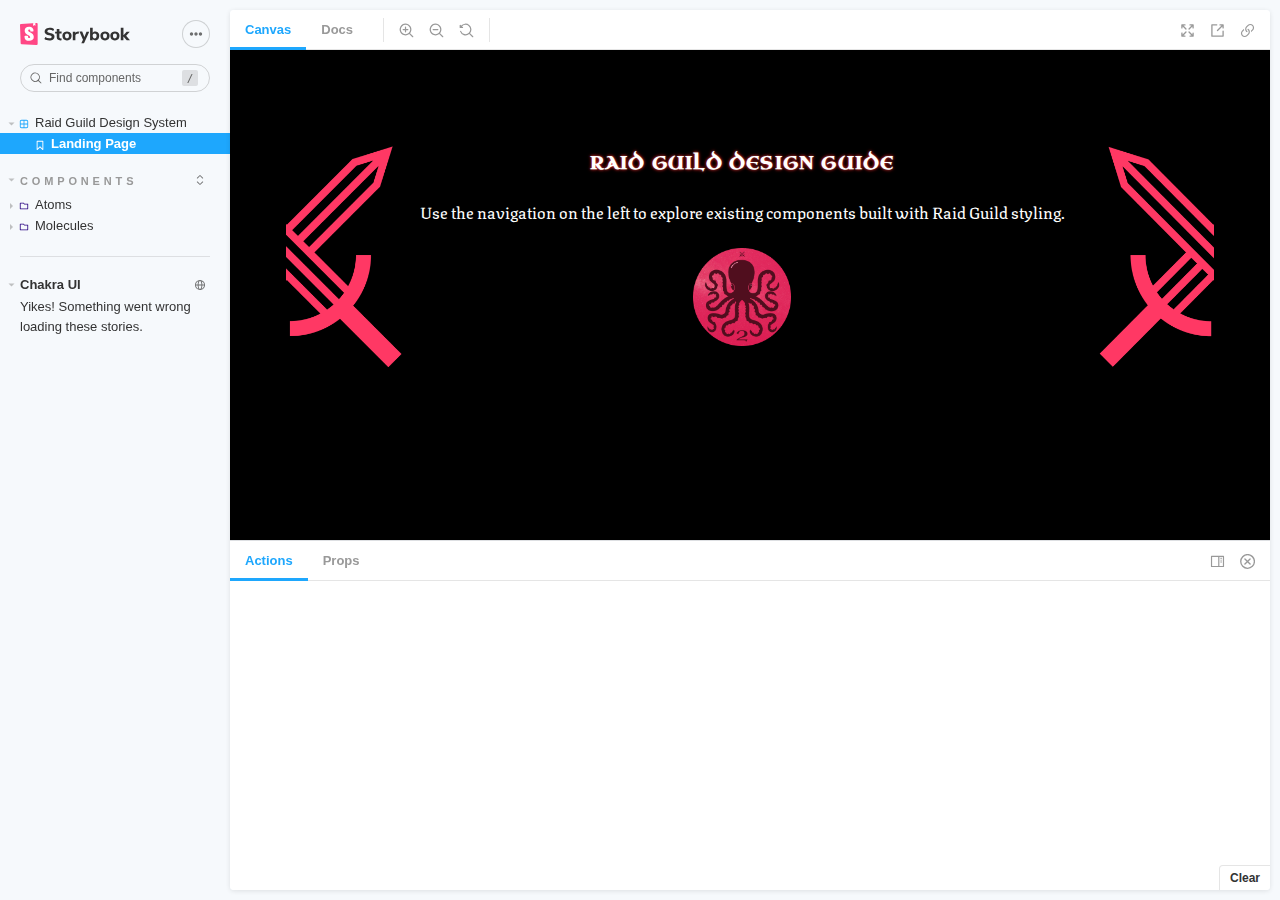
<file: index.html>
<!doctype html><html lang="en"><head><meta charset="utf-8"/><title>Storybook</title><meta name="viewport" content="width=device-width,initial-scale=1"/><style>html, body {
    overflow: hidden;
    height: 100%;
    width: 100%;
    margin: 0;
    padding: 0;
  }

  * {
    box-sizing: border-box;
  }</style><script>/* globals window */
  /* eslint-disable no-underscore-dangle */
  try {
    if (window.top !== window) {
      window.__REACT_DEVTOOLS_GLOBAL_HOOK__ = window.top.__REACT_DEVTOOLS_GLOBAL_HOOK__;
    }
  } catch (e) {
    // eslint-disable-next-line no-console
    console.warn('unable to connect to top frame for connecting dev tools');
  }

  window.onerror = function onerror(message, source, line, column, err) {
    if (window.CONFIG_TYPE !== 'DEVELOPMENT') return;
    // eslint-disable-next-line no-var, vars-on-top
    var xhr = new window.XMLHttpRequest();
    xhr.open('POST', '/runtime-error');
    xhr.setRequestHeader('Content-Type', 'application/json;charset=UTF-8');
    xhr.send(
      JSON.stringify({
        /* eslint-disable object-shorthand */
        message: message,
        source: source,
        line: line,
        column: column,
        error: err && { message: err.message, name: err.name, stack: err.stack },
        origin: 'manager',
        /* eslint-enable object-shorthand */
      })
    );
  };</script><style>#root[hidden],
      #docs-root[hidden] {
        display: none !important;
      }</style></head><body><div id="root"></div><div id="docs-root"></div><script>window['CONFIG_TYPE'] = "PRODUCTION";
            
        
            
              window['LOGLEVEL'] = "info";
            
        
            
        
            
        
            
              window['DOCS_MODE'] = false;</script><script src="runtime~main.bfb5ae8a702dbfa63634.manager.bundle.js"></script><script src="vendors~main.604d8ec7b5842e21a1da.manager.bundle.js"></script><script src="main.de87f9949ff4160710ee.manager.bundle.js"></script></body></html>
</file>
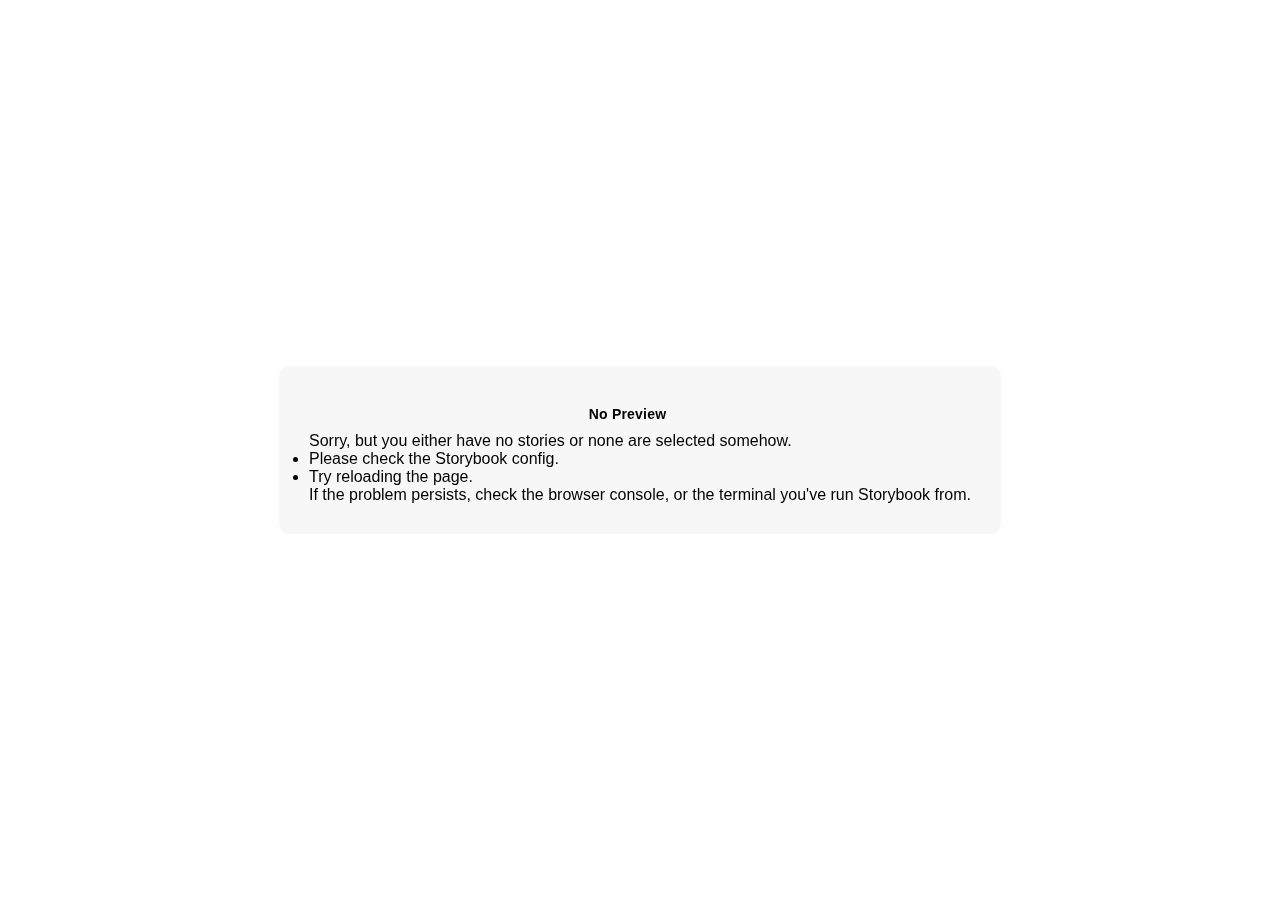
<file: iframe.html>
<!doctype html><html lang="en"><head><meta charset="utf-8"><title>Storybook</title><meta name="viewport" content="width=device-width,initial-scale=1"><base target="_parent"><style>:not(.sb-show-main) > .sb-main,
  :not(.sb-show-nopreview) > .sb-nopreview,
  :not(.sb-show-errordisplay) > .sb-errordisplay {
    display: none;
  }

  .sb-show-main.sb-main-centered {
    margin: 0;
    display: flex;
    align-items: center;
    min-height: 100vh;
  }

  .sb-show-main.sb-main-centered #root {
    box-sizing: border-box;
    margin: auto;
    padding: 1rem;
    max-height: 100%; /* Hack for centering correctly in IE11 */
  }

  /* Vertical centering fix for IE11 */
  @media screen and (-ms-high-contrast: none), (-ms-high-contrast: active) {
    .sb-show-main.sb-main-centered:after {
      content: '';
      min-height: inherit;
      font-size: 0;
    }
  }

  .sb-show-main.sb-main-fullscreen {
    margin: 0;
    padding: 0;
    display: block;
  }

  .sb-show-main.sb-main-padded {
    margin: 0;
    padding: 1rem;
    display: block;
    box-sizing: border-box;
  }

  .sb-wrapper {
    position: fixed;
    top: 0;
    bottom: 0;
    left: 0;
    right: 0;
    padding: 20px;
    font-family: "Nunito Sans", -apple-system, ".SFNSText-Regular", "San Francisco", BlinkMacSystemFont, "Segoe UI", "Helvetica Neue", Helvetica, Arial, sans-serif;
    -webkit-font-smoothing: antialiased;
    overflow: auto;
  }

  .sb-heading {
    font-size: 14px;
    font-weight: 600;
    letter-spacing: 0.2px;
    margin: 10px 0;
    padding-right: 25px;
  }

  .sb-nopreview {
    display: flex;
    align-content: center;
    justify-content: center;
  }

  .sb-nopreview_main {
    margin: auto;
    padding: 30px;
    border-radius: 10px;
    background: rgba(0,0,0,0.03);
  }

  .sb-nopreview_heading {
    text-align: center;
  }

  .sb-errordisplay {
    border: 20px solid rgb(187, 49, 49);
    background: #222;
    color: #fff;
    z-index: 999999;
  }

  .sb-errordisplay_code {
    padding: 10px;
    background: #000;
    color: #eee;
    font-family: "Operator Mono", "Fira Code Retina", "Fira Code", "FiraCode-Retina", "Andale Mono", "Lucida Console", Consolas, Monaco, monospace;
  }

  .sb-errordisplay pre {
    white-space: pre-wrap;
  }</style><script>/* globals window */
  /* eslint-disable no-underscore-dangle */
  try {
    if (window.top !== window) {
      window.__REACT_DEVTOOLS_GLOBAL_HOOK__ = window.top.__REACT_DEVTOOLS_GLOBAL_HOOK__;
      window.__VUE_DEVTOOLS_GLOBAL_HOOK__ = window.top.__VUE_DEVTOOLS_GLOBAL_HOOK__;
      window.top.__VUE_DEVTOOLS_CONTEXT__ = window.document;
    }
  } catch (e) {
    // eslint-disable-next-line no-console
    console.warn('unable to connect to top frame for connecting dev tools');
  }

  window.onerror = function onerror(message, source, line, column, err) {
    if (window.CONFIG_TYPE !== 'DEVELOPMENT') return;
    // eslint-disable-next-line no-var, vars-on-top
    var xhr = new window.XMLHttpRequest();
    xhr.open('POST', '/runtime-error');
    xhr.setRequestHeader('Content-Type', 'application/json;charset=UTF-8');
    xhr.send(
      JSON.stringify({
        /* eslint-disable object-shorthand */
        message: message,
        source: source,
        line: line,
        column: column,
        error: err && { message: err.message, name: err.name, stack: err.stack },
        origin: 'preview',
        /* eslint-enable object-shorthand */
      })
    );
  };</script><style>#root[hidden],
      #docs-root[hidden] {
        display: none !important;
      }</style></head><body><div class="sb-nopreview sb-wrapper"><div class="sb-nopreview_main"><h1 class="sb-nopreview_heading sb-heading">No Preview</h1><p>Sorry, but you either have no stories or none are selected somehow.</p><ul><li>Please check the Storybook config.</li><li>Try reloading the page.</li></ul><p>If the problem persists, check the browser console, or the terminal you've run Storybook from.</p></div></div><div class="sb-errordisplay sb-wrapper"><pre id="error-message" class="sb-heading"></pre><pre class="sb-errordisplay_code"><code id="error-stack"></code></pre></div><div id="root"></div><div id="docs-root"></div><script>window['LOGLEVEL'] = "info";
            
        
            
              window['FRAMEWORK_OPTIONS'] = {};
            
        
            
              window['FEATURES'] = {"postcss":true};</script><script src="runtime~main.a3c95869.iframe.bundle.js"></script><script src="vendors~main.62c057ee.iframe.bundle.js"></script><script src="main.5e6b885c.iframe.bundle.js"></script></body></html>
</file>
